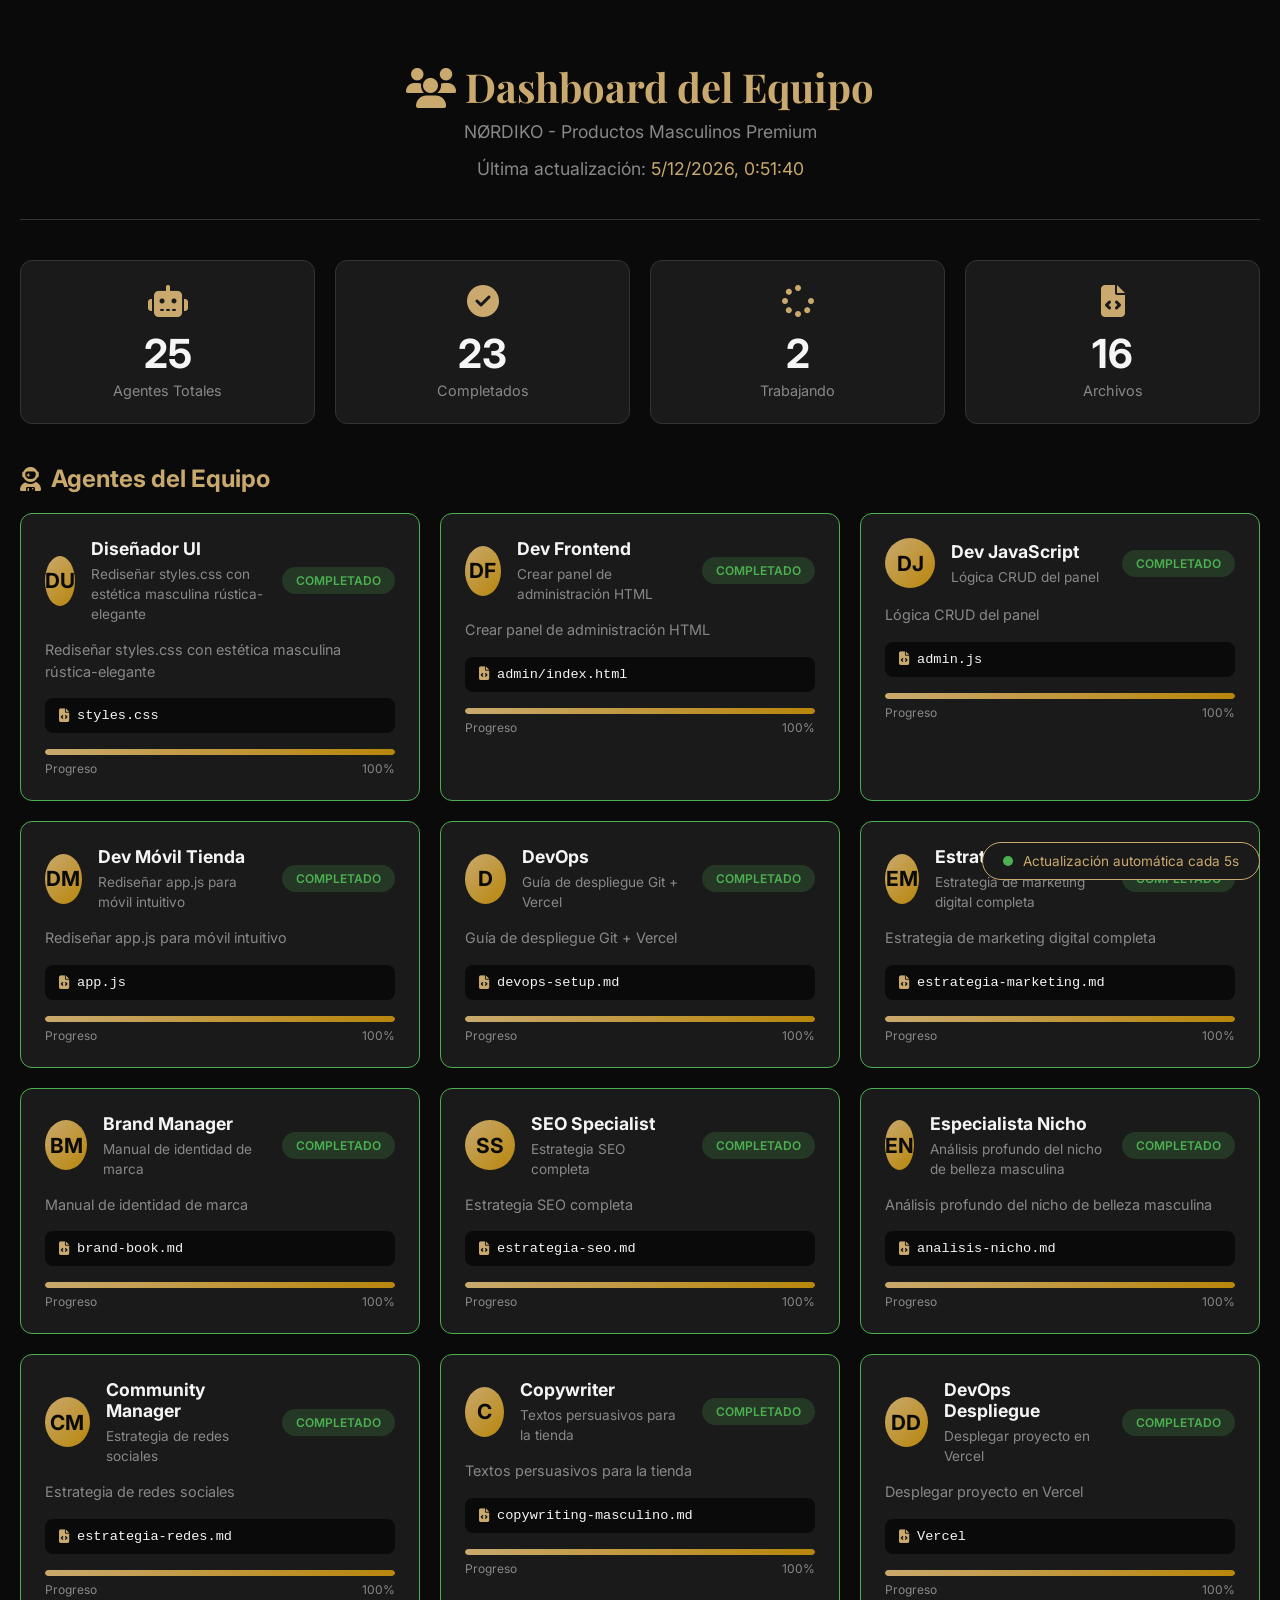
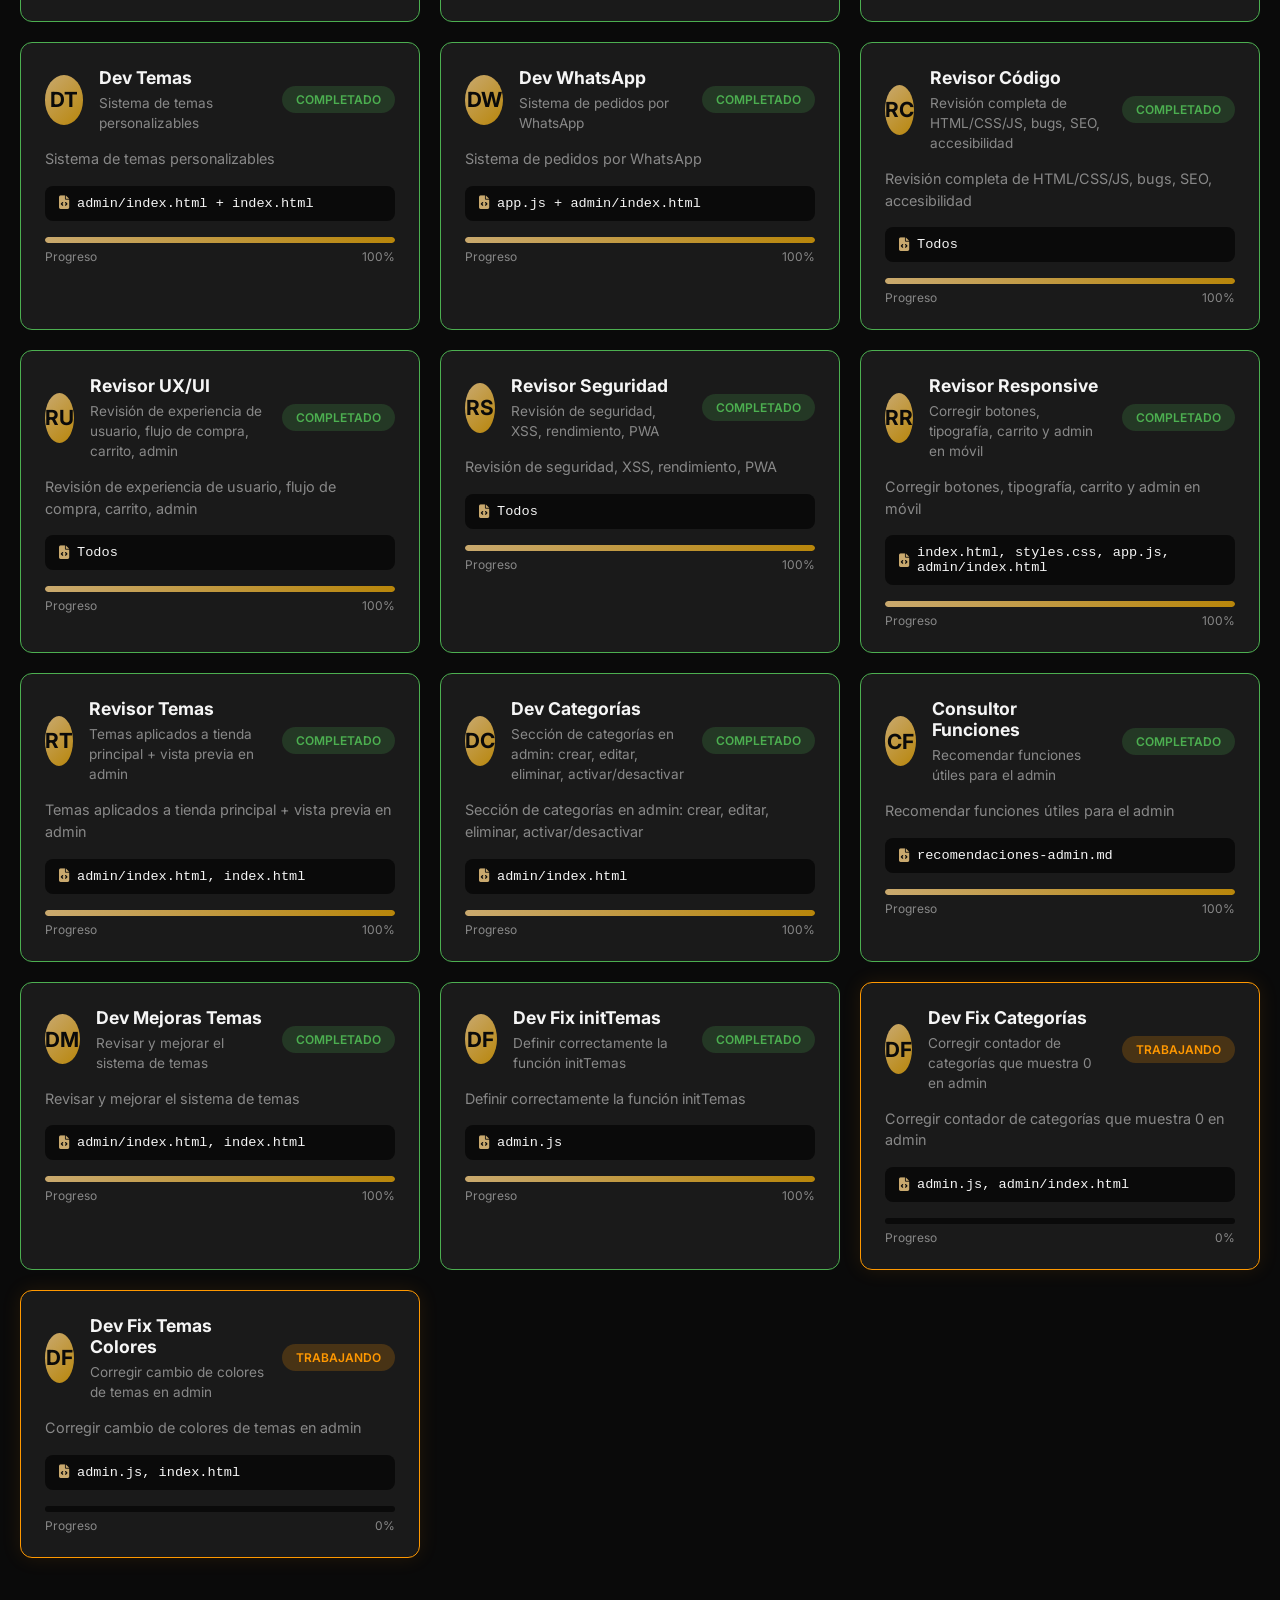
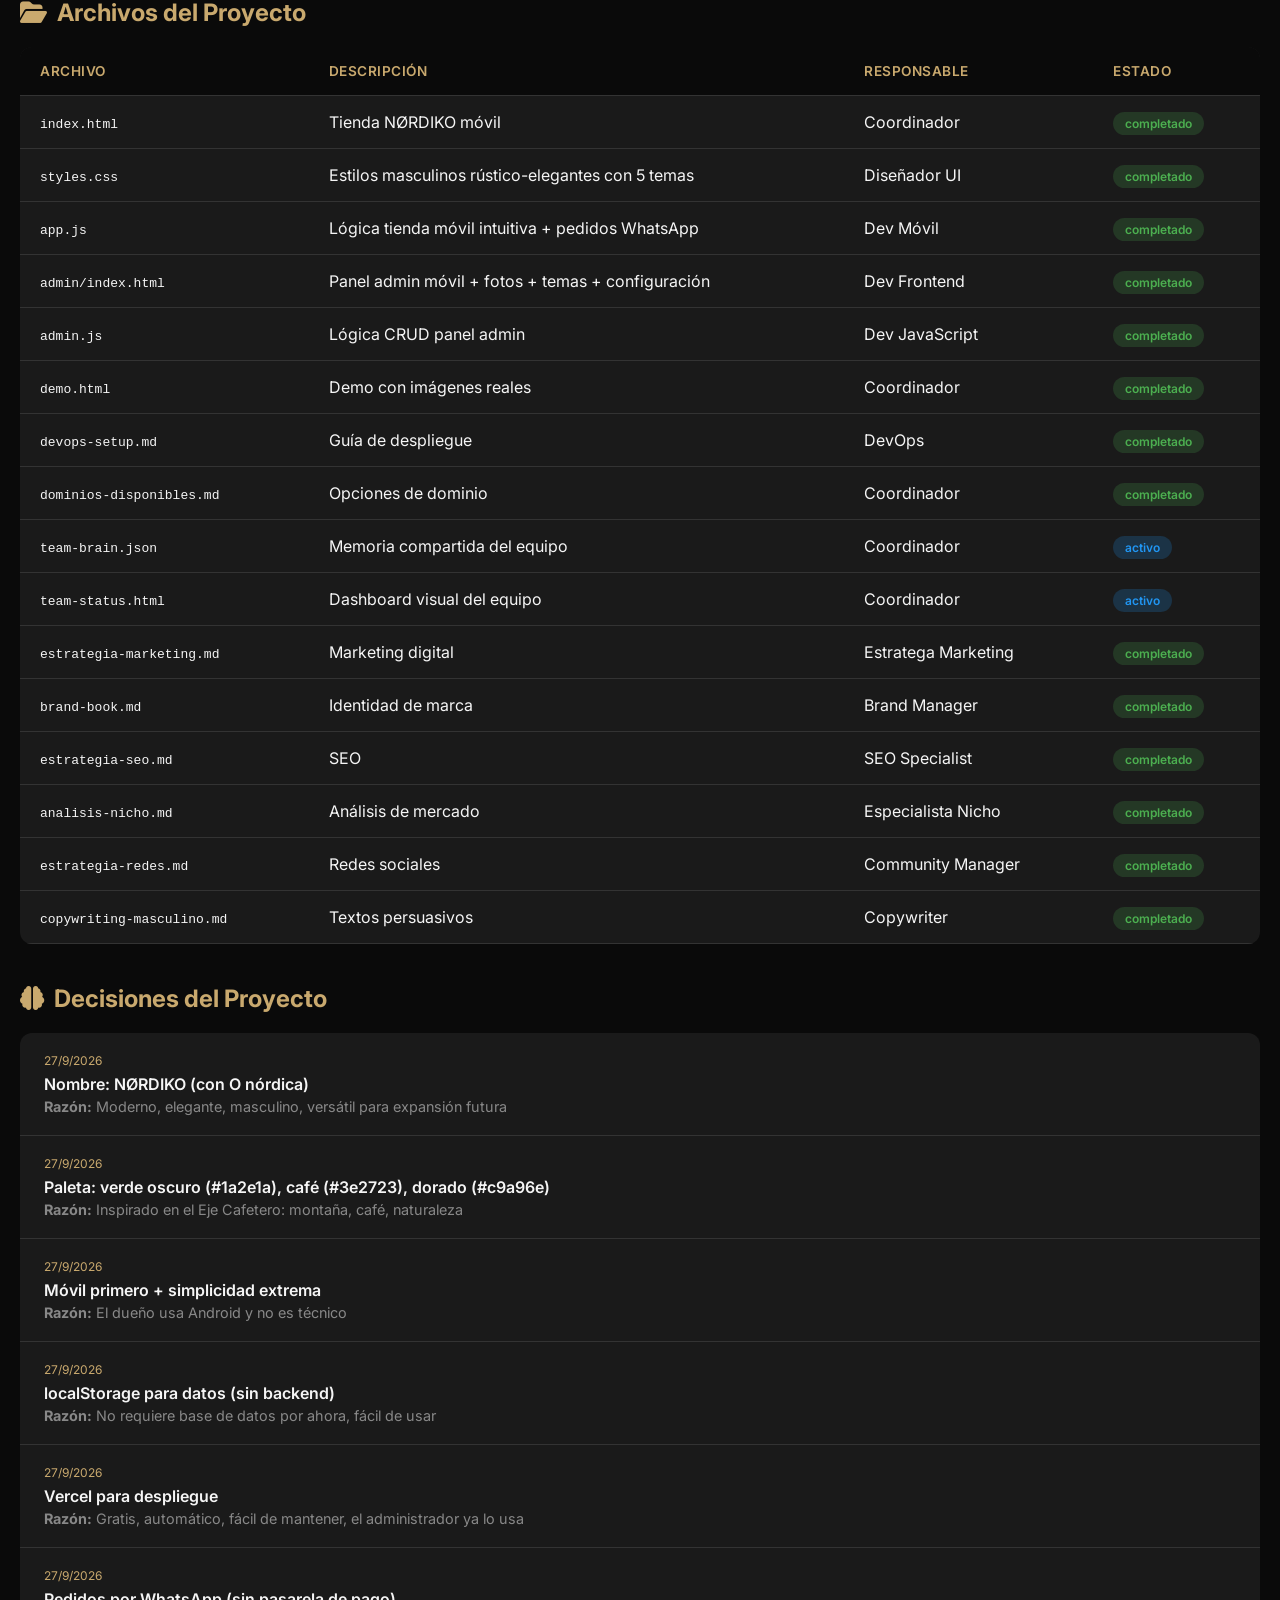
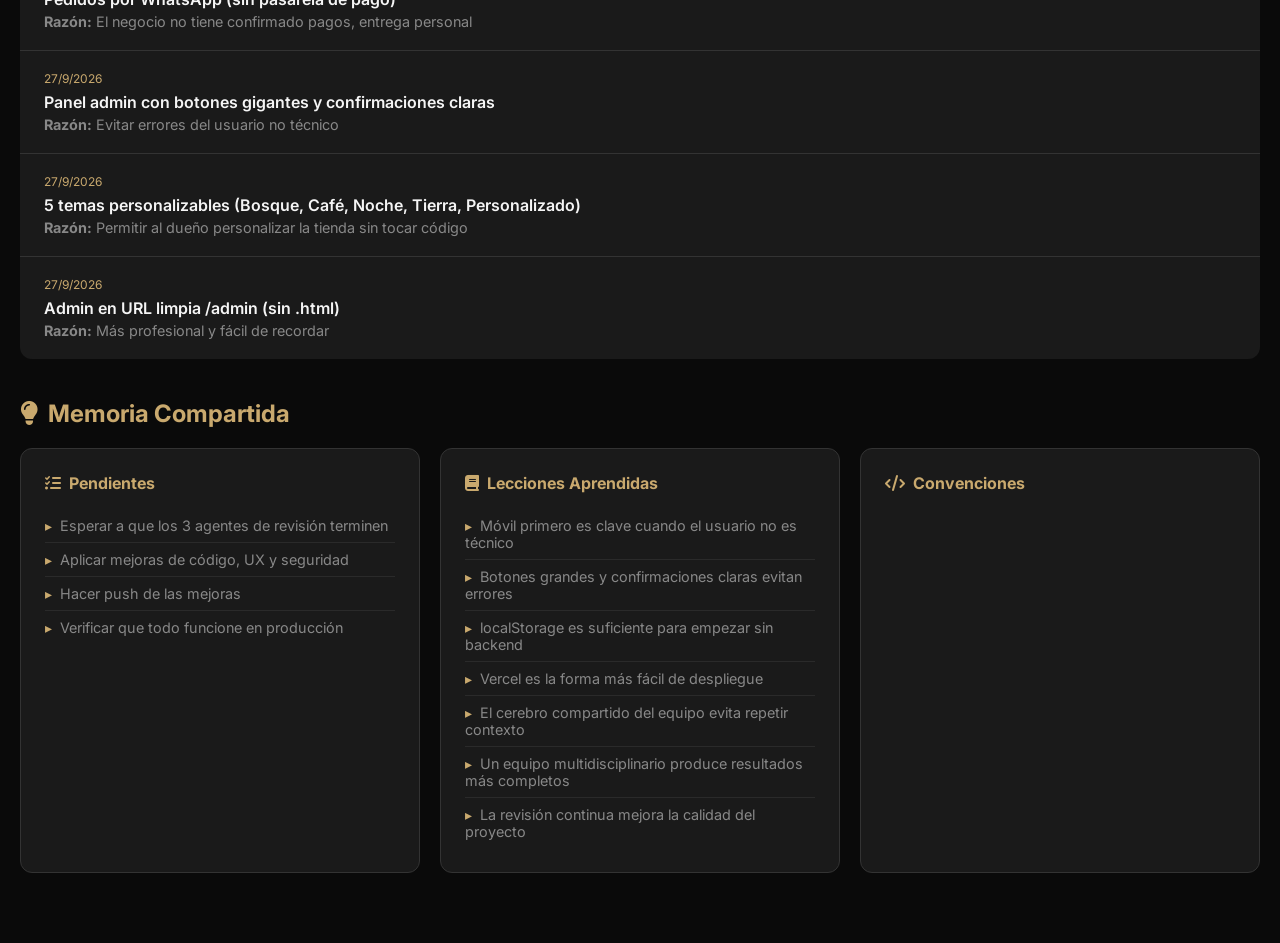
<file: team-status.html>
<!DOCTYPE html>
<html lang="es">
<head>
    <meta charset="UTF-8">
    <meta name="viewport" content="width=device-width, initial-scale=1.0">
    <title>Dashboard del Equipo - NØRDIKO</title>
    <link href="https://fonts.googleapis.com/css2?family=Inter:wght@300;400;500;600;700&family=Playfair+Display:wght@400;700&display=swap" rel="stylesheet">
    <link rel="stylesheet" href="https://cdnjs.cloudflare.com/ajax/libs/font-awesome/6.4.0/css/all.min.css">
    <style>
        :root {
            --bg-dark: #0a0a0a;
            --bg-card: #1a1a1a;
            --bg-hover: #2a2a2a;
            --gold: #c9a96e;
            --gold-dark: #b8860b;
            --text: #f5f5f5;
            --text-muted: #888;
            --success: #4caf50;
            --warning: #ff9800;
            --error: #e53935;
            --info: #2196f3;
        }

        * {
            margin: 0;
            padding: 0;
            box-sizing: border-box;
        }

        body {
            font-family: 'Inter', sans-serif;
            background-color: var(--bg-dark);
            color: var(--text);
            min-height: 100vh;
            padding: 20px;
        }

        .container {
            max-width: 1400px;
            margin: 0 auto;
        }

        /* Header */
        .header {
            text-align: center;
            padding: 40px 0;
            border-bottom: 1px solid #333;
            margin-bottom: 40px;
        }

        .header h1 {
            font-family: 'Playfair Display', serif;
            font-size: 2.5rem;
            color: var(--gold);
            margin-bottom: 8px;
        }

        .header p {
            color: var(--text-muted);
            font-size: 1.1rem;
        }

        .last-updated {
            margin-top: 16px;
            font-size: 0.85rem;
            color: var(--text-muted);
        }

        .last-updated span {
            color: var(--gold);
        }

        /* Stats Grid */
        .stats-grid {
            display: grid;
            grid-template-columns: repeat(auto-fit, minmax(200px, 1fr));
            gap: 20px;
            margin-bottom: 40px;
        }

        .stat-card {
            background: var(--bg-card);
            border-radius: 12px;
            padding: 24px;
            text-align: center;
            border: 1px solid #333;
            transition: all 0.3s ease;
        }

        .stat-card:hover {
            border-color: var(--gold);
            transform: translateY(-4px);
        }

        .stat-card i {
            font-size: 2rem;
            color: var(--gold);
            margin-bottom: 12px;
        }

        .stat-card .number {
            font-size: 2.5rem;
            font-weight: 700;
            color: var(--text);
        }

        .stat-card .label {
            color: var(--text-muted);
            font-size: 0.9rem;
            margin-top: 4px;
        }

        /* Secciones */
        .section {
            margin-bottom: 40px;
        }

        .section-title {
            font-size: 1.5rem;
            color: var(--gold);
            margin-bottom: 20px;
            display: flex;
            align-items: center;
            gap: 10px;
        }

        /* Agents Grid */
        .agents-grid {
            display: grid;
            grid-template-columns: repeat(auto-fit, minmax(350px, 1fr));
            gap: 20px;
        }

        .agent-card {
            background: var(--bg-card);
            border-radius: 12px;
            padding: 24px;
            border: 1px solid #333;
            transition: all 0.3s ease;
        }

        .agent-card:hover {
            border-color: var(--gold);
        }

        .agent-card.active {
            border-color: var(--warning);
            box-shadow: 0 0 20px rgba(255, 152, 0, 0.1);
        }

        .agent-card.completed {
            border-color: var(--success);
        }

        .agent-header {
            display: flex;
            align-items: center;
            gap: 16px;
            margin-bottom: 16px;
        }

        .agent-avatar {
            width: 50px;
            height: 50px;
            border-radius: 50%;
            background: linear-gradient(135deg, var(--gold) 0%, var(--gold-dark) 100%);
            display: flex;
            align-items: center;
            justify-content: center;
            font-size: 1.3rem;
            color: var(--bg-dark);
            font-weight: 700;
        }

        .agent-info h3 {
            font-size: 1.1rem;
            margin-bottom: 4px;
        }

        .agent-info .role {
            color: var(--text-muted);
            font-size: 0.85rem;
        }

        .agent-status {
            margin-left: auto;
            padding: 6px 14px;
            border-radius: 50px;
            font-size: 0.75rem;
            font-weight: 600;
            text-transform: uppercase;
        }

        .agent-status.working {
            background: rgba(255, 152, 0, 0.2);
            color: var(--warning);
        }

        .agent-status.completed {
            background: rgba(76, 175, 80, 0.2);
            color: var(--success);
        }

        .agent-task {
            color: var(--text-muted);
            font-size: 0.9rem;
            margin-bottom: 16px;
            line-height: 1.5;
        }

        .agent-file {
            display: flex;
            align-items: center;
            gap: 8px;
            padding: 10px 14px;
            background: var(--bg-dark);
            border-radius: 8px;
            font-size: 0.85rem;
            margin-bottom: 16px;
        }

        .agent-file i {
            color: var(--gold);
        }

        .agent-file code {
            color: var(--text);
            font-family: 'Fira Code', monospace;
        }

        /* Progress Bar */
        .progress-container {
            margin-top: 12px;
        }

        .progress-bar {
            height: 6px;
            background: var(--bg-dark);
            border-radius: 3px;
            overflow: hidden;
        }

        .progress-fill {
            height: 100%;
            background: linear-gradient(90deg, var(--gold) 0%, var(--gold-dark) 100%);
            border-radius: 3px;
            transition: width 0.5s ease;
        }

        .progress-text {
            display: flex;
            justify-content: space-between;
            font-size: 0.75rem;
            color: var(--text-muted);
            margin-top: 6px;
        }

        /* Files Table */
        .files-table {
            width: 100%;
            border-collapse: collapse;
            background: var(--bg-card);
            border-radius: 12px;
            overflow: hidden;
        }

        .files-table th,
        .files-table td {
            padding: 16px 20px;
            text-align: left;
            border-bottom: 1px solid #333;
        }

        .files-table th {
            background: var(--bg-dark);
            color: var(--gold);
            font-weight: 600;
            font-size: 0.85rem;
            text-transform: uppercase;
            letter-spacing: 0.5px;
        }

        .files-table tr:hover {
            background: var(--bg-hover);
        }

        .files-table .status-badge {
            padding: 4px 12px;
            border-radius: 50px;
            font-size: 0.75rem;
            font-weight: 600;
        }

        .status-badge.completed {
            background: rgba(76, 175, 80, 0.2);
            color: var(--success);
        }

        .status-badge.in-progress {
            background: rgba(255, 152, 0, 0.2);
            color: var(--warning);
        }

        .status-badge.active {
            background: rgba(33, 150, 243, 0.2);
            color: var(--info);
        }

        /* Decisions List */
        .decisions-list {
            background: var(--bg-card);
            border-radius: 12px;
            overflow: hidden;
        }

        .decision-item {
            padding: 20px 24px;
            border-bottom: 1px solid #333;
        }

        .decision-item:last-child {
            border-bottom: none;
        }

        .decision-date {
            font-size: 0.75rem;
            color: var(--gold);
            margin-bottom: 6px;
        }

        .decision-text {
            font-weight: 600;
            margin-bottom: 4px;
        }

        .decision-reason {
            color: var(--text-muted);
            font-size: 0.9rem;
        }

        /* Brain Section */
        .brain-grid {
            display: grid;
            grid-template-columns: repeat(auto-fit, minmax(300px, 1fr));
            gap: 20px;
        }

        .brain-card {
            background: var(--bg-card);
            border-radius: 12px;
            padding: 24px;
            border: 1px solid #333;
        }

        .brain-card h4 {
            color: var(--gold);
            margin-bottom: 16px;
            display: flex;
            align-items: center;
            gap: 8px;
        }

        .brain-card ul {
            list-style: none;
        }

        .brain-card li {
            padding: 8px 0;
            color: var(--text-muted);
            font-size: 0.9rem;
            border-bottom: 1px solid #2a2a2a;
        }

        .brain-card li:last-child {
            border-bottom: none;
        }

        .brain-card li::before {
            content: '▸';
            color: var(--gold);
            margin-right: 8px;
        }

        /* Auto-refresh indicator */
        .refresh-indicator {
            position: fixed;
            bottom: 20px;
            right: 20px;
            background: var(--bg-card);
            border: 1px solid var(--gold);
            border-radius: 50px;
            padding: 10px 20px;
            display: flex;
            align-items: center;
            gap: 10px;
            font-size: 0.85rem;
            color: var(--gold);
        }

        .refresh-indicator .pulse {
            width: 10px;
            height: 10px;
            background: var(--success);
            border-radius: 50%;
            animation: pulse 2s infinite;
        }

        @keyframes pulse {
            0%, 100% { opacity: 1; }
            50% { opacity: 0.5; }
        }

        /* Responsive */
        @media (max-width: 768px) {
            .header h1 {
                font-size: 1.8rem;
            }

            .agents-grid {
                grid-template-columns: 1fr;
            }

            .files-table {
                font-size: 0.85rem;
            }

            .files-table th,
            .files-table td {
                padding: 12px;
            }
        }
    </style>
</head>
<body>
    <div class="container">
        <!-- Header -->
        <header class="header">
            <h1><i class="fas fa-users"></i> Dashboard del Equipo</h1>
            <p>NØRDIKO - Productos Masculinos Premium</p>
            <p class="last-updated">Última actualización: <span id="lastUpdated">Cargando...</span></p>
        </header>

        <!-- Stats -->
        <div class="stats-grid">
            <div class="stat-card">
                <i class="fas fa-robot"></i>
                <div class="number" id="totalAgents">0</div>
                <div class="label">Agentes Totales</div>
            </div>
            <div class="stat-card">
                <i class="fas fa-check-circle"></i>
                <div class="number" id="completedAgents">0</div>
                <div class="label">Completados</div>
            </div>
            <div class="stat-card">
                <i class="fas fa-spinner fa-spin"></i>
                <div class="number" id="activeAgents">0</div>
                <div class="label">Trabajando</div>
            </div>
            <div class="stat-card">
                <i class="fas fa-file-code"></i>
                <div class="number" id="totalFiles">0</div>
                <div class="label">Archivos</div>
            </div>
        </div>

        <!-- Agents -->
        <section class="section">
            <h2 class="section-title"><i class="fas fa-user-astronaut"></i> Agentes del Equipo</h2>
            <div class="agents-grid" id="agentsGrid">
                <!-- Cargado por JS -->
            </div>
        </section>

        <!-- Files -->
        <section class="section">
            <h2 class="section-title"><i class="fas fa-folder-open"></i> Archivos del Proyecto</h2>
            <table class="files-table">
                <thead>
                    <tr>
                        <th>Archivo</th>
                        <th>Descripción</th>
                        <th>Responsable</th>
                        <th>Estado</th>
                    </tr>
                </thead>
                <tbody id="filesTable">
                    <!-- Cargado por JS -->
                </tbody>
            </table>
        </section>

        <!-- Decisions -->
        <section class="section">
            <h2 class="section-title"><i class="fas fa-brain"></i> Decisiones del Proyecto</h2>
            <div class="decisions-list" id="decisionsList">
                <!-- Cargado por JS -->
            </div>
        </section>

        <!-- Brain -->
        <section class="section">
            <h2 class="section-title"><i class="fas fa-lightbulb"></i> Memoria Compartida</h2>
            <div class="brain-grid">
                <div class="brain-card">
                    <h4><i class="fas fa-list-check"></i> Pendientes</h4>
                    <ul id="pendingList">
                        <!-- Cargado por JS -->
                    </ul>
                </div>
                <div class="brain-card">
                    <h4><i class="fas fa-book"></i> Lecciones Aprendidas</h4>
                    <ul id="lessonsList">
                        <!-- Cargado por JS -->
                    </ul>
                </div>
                <div class="brain-card">
                    <h4><i class="fas fa-code"></i> Convenciones</h4>
                    <ul id="conventionsList">
                        <!-- Cargado por JS -->
                    </ul>
                </div>
            </div>
        </section>
    </div>

    <!-- Refresh Indicator -->
    <div class="refresh-indicator">
        <div class="pulse"></div>
        <span>Actualización automática cada 5s</span>
    </div>

    <script>
        // Cargar datos del team-brain.json
        async function loadTeamData() {
            try {
                const response = await fetch('team-brain.json?t=' + Date.now());
                const data = await response.json();
                renderDashboard(data);
            } catch (error) {
                console.error('Error cargando datos:', error);
                renderFallbackData();
            }
        }

        function renderDashboard(data) {
            // Actualizar timestamp
            document.getElementById('lastUpdated').textContent = new Date().toLocaleString('es-ES');

            // Stats
            const agents = data.agentes || [];
            const completed = agents.filter(a => a.estado === 'completado').length;
            const active = agents.filter(a => a.estado === 'trabajando').length;
            const totalFiles = Object.keys(data.archivos || {}).length;

            // Animar números
            animateNumber('totalAgents', agents.length);
            animateNumber('completedAgents', completed);
            animateNumber('activeAgents', active);
            animateNumber('totalFiles', totalFiles);

            // Agents
            const agentsGrid = document.getElementById('agentsGrid');
            agentsGrid.innerHTML = agents.map(agent => {
                const isActive = agent.estado === 'trabajando';
                const isCompleted = agent.estado === 'completado';
                const initials = agent.nombre.split(' ').map(n => n[0]).join('').substring(0, 2).toUpperCase();
                
                return `
                    <div class="agent-card ${isActive ? 'active' : ''} ${isCompleted ? 'completed' : ''}">
                        <div class="agent-header">
                            <div class="agent-avatar">${initials}</div>
                            <div class="agent-info">
                                <h3>${agent.nombre}</h3>
                                <span class="role">${agent.tarea}</span>
                            </div>
                            <span class="agent-status ${isActive ? 'working' : 'completed'}">
                                ${isActive ? 'Trabajando' : 'Completado'}
                            </span>
                        </div>
                        <p class="agent-task">${agent.tarea}</p>
                        ${agent.archivo ? `
                        <div class="agent-file">
                            <i class="fas fa-file-code"></i>
                            <code>${agent.archivo}</code>
                        </div>
                        ` : ''}
                        <div class="progress-container">
                            <div class="progress-bar">
                                <div class="progress-fill" style="width: ${agent.progreso || 0}%"></div>
                            </div>
                            <div class="progress-text">
                                <span>Progreso</span>
                                <span>${agent.progreso || 0}%</span>
                            </div>
                        </div>
                    </div>
                `;
            }).join('');

            // Files
            const filesTable = document.getElementById('filesTable');
            filesTable.innerHTML = Object.entries(data.archivos || {}).map(([name, info]) => {
                let statusClass = 'active';
                if (info.estado === 'completado') statusClass = 'completed';
                else if (info.estado === 'en progreso' || info.estado === 'trabajando') statusClass = 'in-progress';
                
                return `
                    <tr>
                        <td><code>${name}</code></td>
                        <td>${info.descripcion}</td>
                        <td>${info.responsable}</td>
                        <td>
                            <span class="status-badge ${statusClass}">
                                ${info.estado}
                            </span>
                        </td>
                    </tr>
                `;
            }).join('');

            // Decisions
            const decisionsList = document.getElementById('decisionsList');
            decisionsList.innerHTML = (data.decisiones || []).map(d => `
                <div class="decision-item">
                    <div class="decision-date">${new Date(d.fecha).toLocaleDateString('es-ES')}</div>
                    <div class="decision-text">${d.decision}</div>
                    <div class="decision-reason"><strong>Razón:</strong> ${d.razon}</div>
                </div>
            `).join('');

            // Pending
            const pendingList = document.getElementById('pendingList');
            pendingList.innerHTML = (data.pendientes || []).map(p => `<li>${p}</li>`).join('');

            // Lessons
            const lessonsList = document.getElementById('lessonsList');
            lessonsList.innerHTML = (data.lecciones_aprendidas || []).map(l => `<li>${l}</li>`).join('');

            // Conventions
            const conventionsList = document.getElementById('conventionsList');
            conventionsList.innerHTML = Object.entries(data.convenciones || {}).map(([key, value]) => `
                <li><strong>${key}:</strong> ${value}</li>
            `).join('');
        }

        function animateNumber(id, target) {
            const el = document.getElementById(id);
            const duration = 1000;
            const start = 0;
            const startTime = performance.now();
            
            function update(currentTime) {
                const elapsed = currentTime - startTime;
                const progress = Math.min(elapsed / duration, 1);
                const current = Math.floor(start + (target - start) * progress);
                el.textContent = current;
                
                if (progress < 1) {
                    requestAnimationFrame(update);
                }
            }
            
            requestAnimationFrame(update);
        }

        function renderFallbackData() {
            document.getElementById('totalAgents').textContent = '16';
            document.getElementById('completedAgents').textContent = '13';
            document.getElementById('activeAgents').textContent = '3';
            document.getElementById('totalFiles').textContent = '19';
        }

        // Cargar datos al iniciar
        loadTeamData();

        // Auto-refresh cada 5 segundos
        setInterval(loadTeamData, 5000);
    </script>
</body>
</html>
</file>
